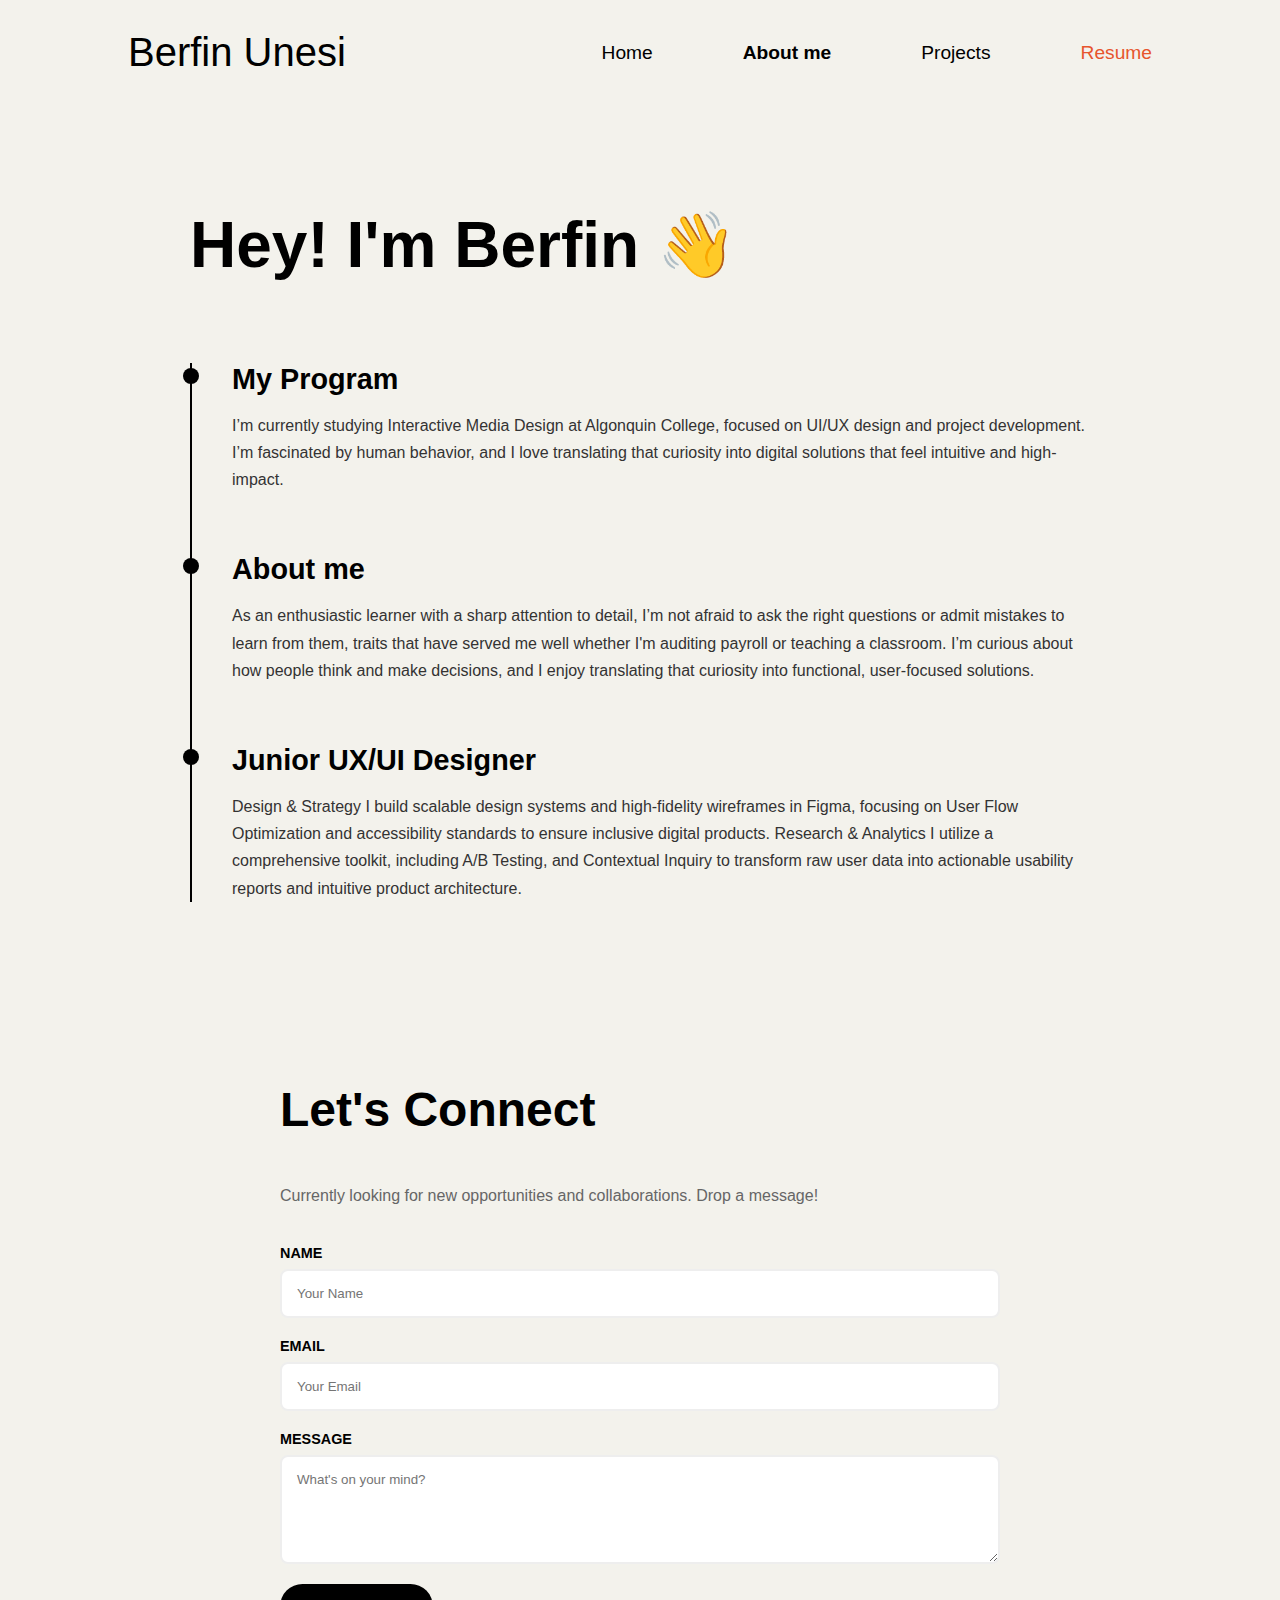
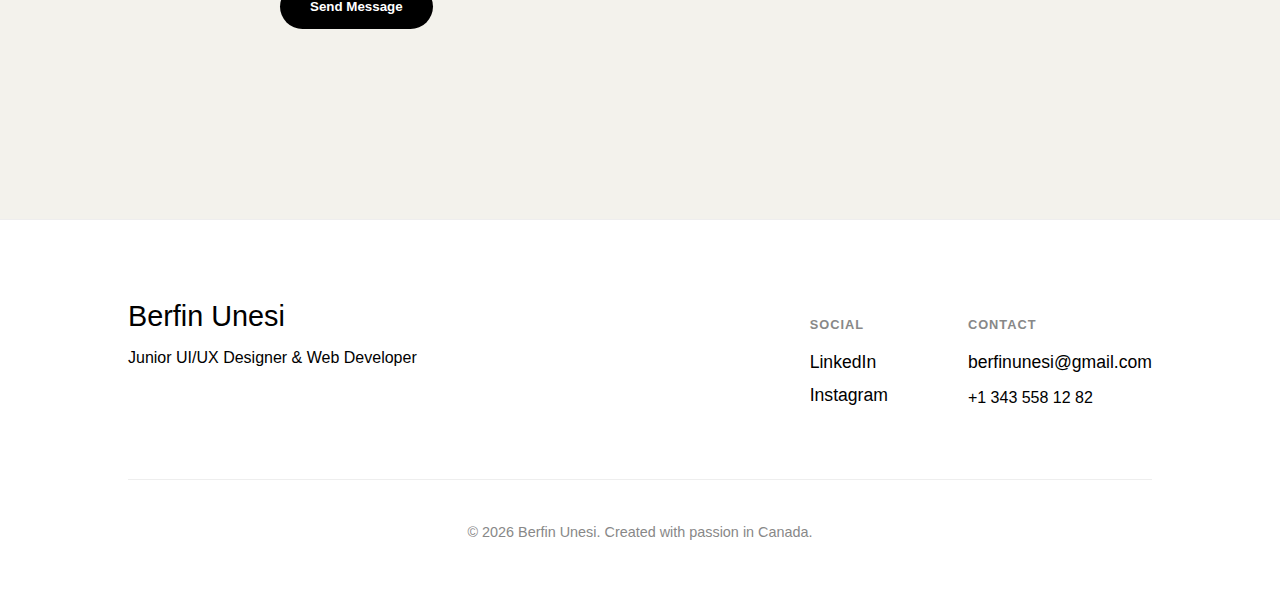
<file: about.html>
<!DOCTYPE html>
<html lang="en">
<head>
    <meta charset="UTF-8">
    <meta name="viewport" content="width=device-width, initial-scale=1.0">
    <title>About Me | Berfin Unesi</title>
    <link rel="icon" type="image/gif" href="images/star.gif">
    <link rel="stylesheet" href="css/style.css">
    <link rel="stylesheet" href="css/media_queries.css">
</head>
<body>
  <nav>
    <div class="logo">Berfin Unesi</div>
    
    <div class="menu-toggle" id="mobile-menu">
        <span class="bar"></span>
        <span class="bar"></span>
        <span class="bar"></span>
    </div>

    <ul class="nav-links">
        <li><a href="index.html" class="nav-item">Home</a></li>
        <li><a href="about.html" class="nav-item active">About me</a></li>
        <li><a href="projects.html" class="nav-item">Projects</a></li>
          <li><a href="https://drive.google.com/file/d/1Xgdrpbx1m5-_Or__RjsQR5AGcYYKKR8F/view?usp=drive_link" target="_blank" rel="noopener noreferrer" id="resume" class="nav-item">Resume</a></li>
    </ul>
</nav>
    
    <main class="about-container">
        <section class="about-intro">
            <h1>Hey! I'm Berfin 👋</h1>
         </section>

        <section class="timeline">
            <div class="timeline-item">
                <div class="timeline-marker"></div>
                <div class="timeline-content">
                    <h3>My Program</h3>
                    <p>I’m currently studying Interactive Media Design at Algonquin College, 
                        focused on UI/UX design and project development. I’m fascinated by human behavior, and I love translating that curiosity 
                        into digital solutions that feel intuitive and high-impact.</p>
                </div>
            </div>

            <div class="timeline-item">
                <!-- <div class="timeline-marker"></div>
                <div class="timeline-content">
                    <h3>International Trade</h3>
                    <p>I transitioned into international trade and language studies, which fueled my move to Canada and gave me a global perspective on how people communicate across cultures.</p>
                </div> -->
            </div>

            <div class="timeline-item highlight">
                <div class="timeline-marker"></div>
                <div class="timeline-content">
                    <h3>About me</h3>
                    <p>
                        As an enthusiastic learner with a sharp attention to detail, 
                        I’m not afraid to ask the right questions or admit mistakes to learn 
                        from them, traits that have served me well whether I'm auditing payroll 
                        or teaching a classroom. I’m curious about how people think and make decisions, 
                        and I enjoy translating that curiosity into functional, user-focused solutions.
                    </p>
                    </div>
            </div>

            <div class="timeline-item">
                <div class="timeline-marker"></div>
                <div class="timeline-content">
                    <h3>Junior UX/UI Designer</h3>
                    <p>Design & Strategy I build scalable design systems and high-fidelity wireframes 
                        in Figma, focusing on User Flow Optimization and accessibility 
                        standards to ensure inclusive digital products.
                        Research & Analytics I utilize a comprehensive toolkit, including A/B Testing, 
                        and Contextual Inquiry to transform raw user data into actionable usability 
                        reports and intuitive product architecture.</p>
                </div>
            </div>
        
        </section>
        
        <section class="contact-section" id="contact">
            <h2 class="section-title">Let's Connect</h2>
            <p class="contact-subtitle">Currently looking for new opportunities and collaborations. Drop a message!</p>
            
            <form action="https://formspree.io/f/mpqqqjok" method="POST" class="contact-form">
                <div class="form-group">
                    <label for="name">Name</label>
                    <input type="text" id="name" name="name" placeholder="Your Name" required>
                </div>
                
                <div class="form-group">
                    <label for="email">Email</label>
                    <input type="email" id="email" name="_replyto" placeholder="Your Email" required>
                </div>
                
                <div class="form-group">
                    <label for="message">Message</label>
                    <textarea id="message" name="message" rows="5" placeholder="What's on your mind?" required></textarea>
                </div>
                
                <button type="submit" class="submit-btn">Send Message</button>
            </form>
        </section>
    </main>
    

    <button onclick="scrollToTop()" id="backToTop" title="Go to top">↑</button>
    
    <footer class="main-footer">
    <div class="footer-content">
        <div class="footer-brand">
            <div class="logo">Berfin Unesi</div>
            <p>Junior UI/UX Designer & Web Developer</p>
        </div>
        
        <div class="footer-links">
            <div class="footer-group">
                <h4>Social</h4>
                <a href="https://www.linkedin.com/in/berfinunesi/" target="_blank" class="nav-item">LinkedIn</a>
                <a href="https://www.instagram.com/brfnsi" target="_blank" class="nav-item">Instagram</a>
            </div>
            
            <div class="footer-group">
                <h4>Contact</h4>
                <a href="mailto:berfinunesi@gmail.com" class="nav-item">berfinunesi@gmail.com</a>
                <p class="footer-tel">+1 343 558 12 82</p>
            </div>
        </div>
    </div>
    <div class="footer-bottom">
        <p>&copy; 2026 Berfin Unesi. Created with passion in Canada.</p>
    </div>
</footer> 

    
<script src="JS/script.js"></script>
</body>
</html>
</file>
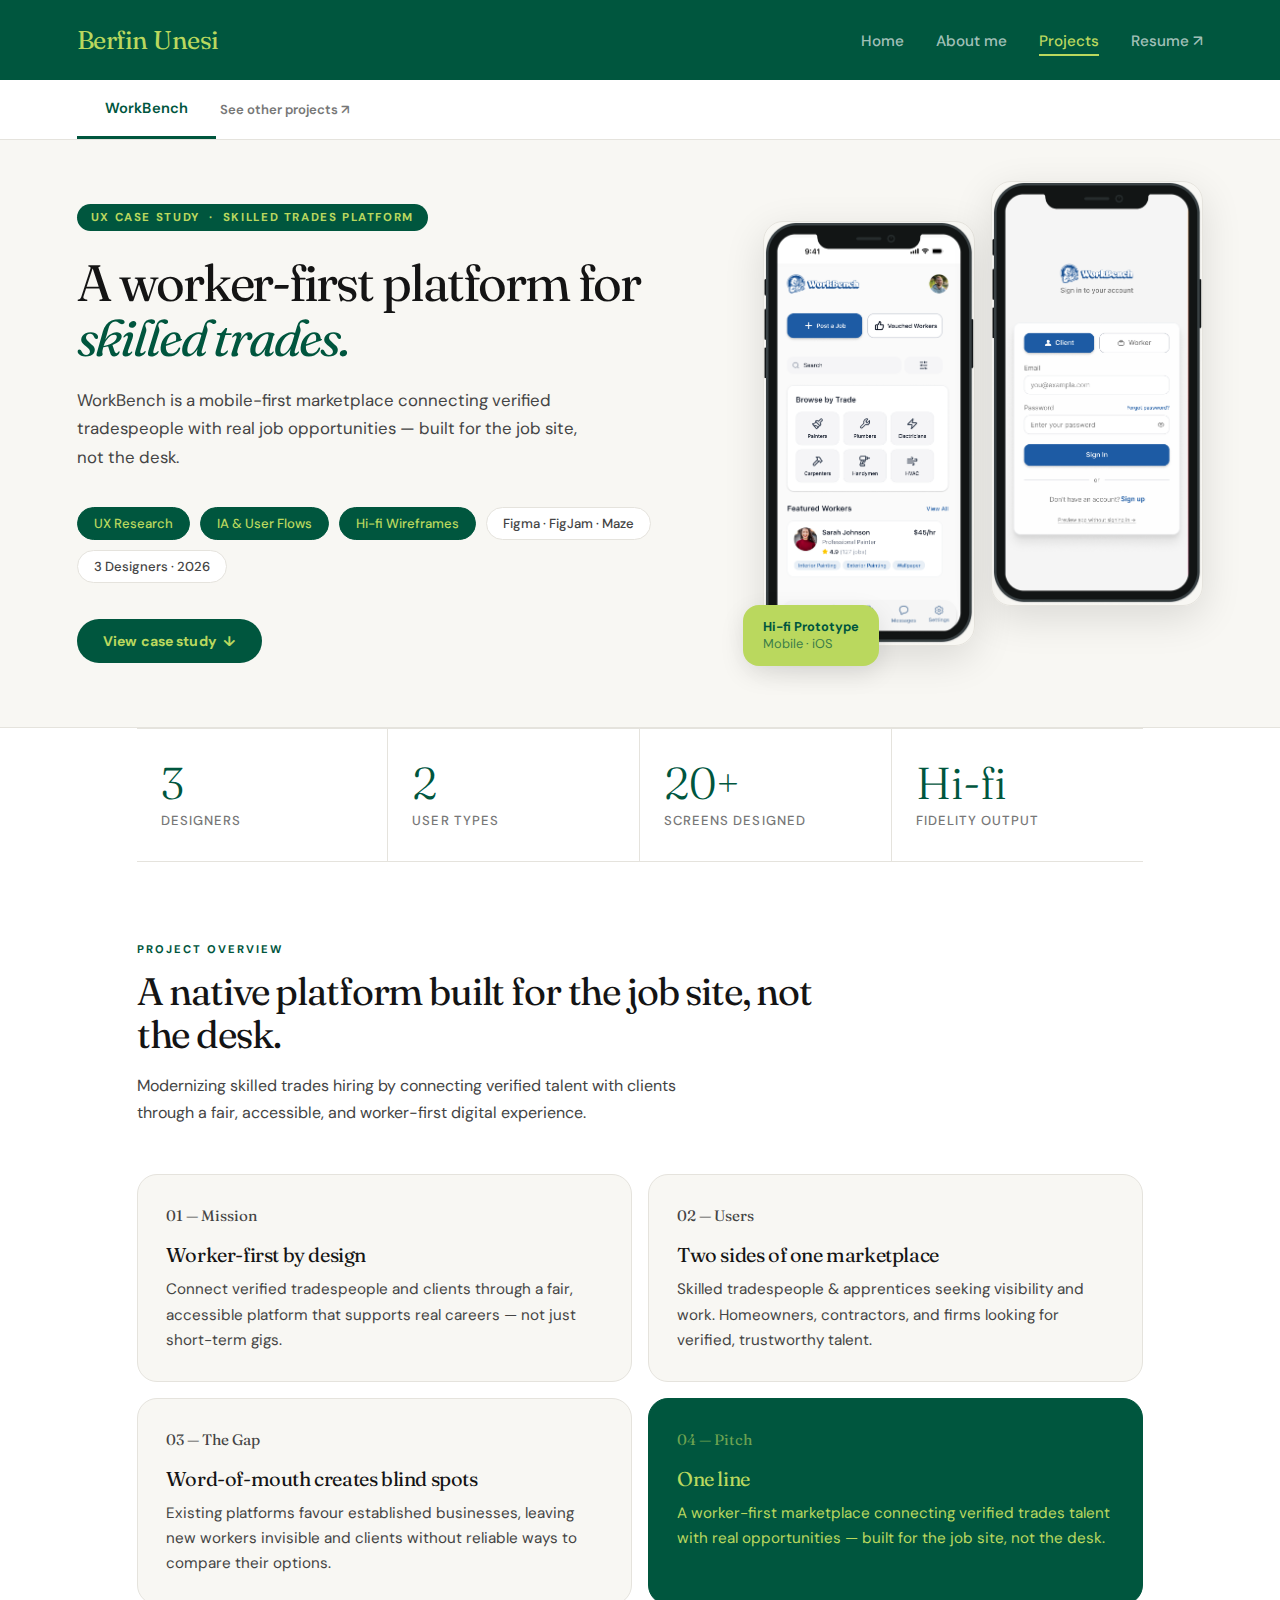
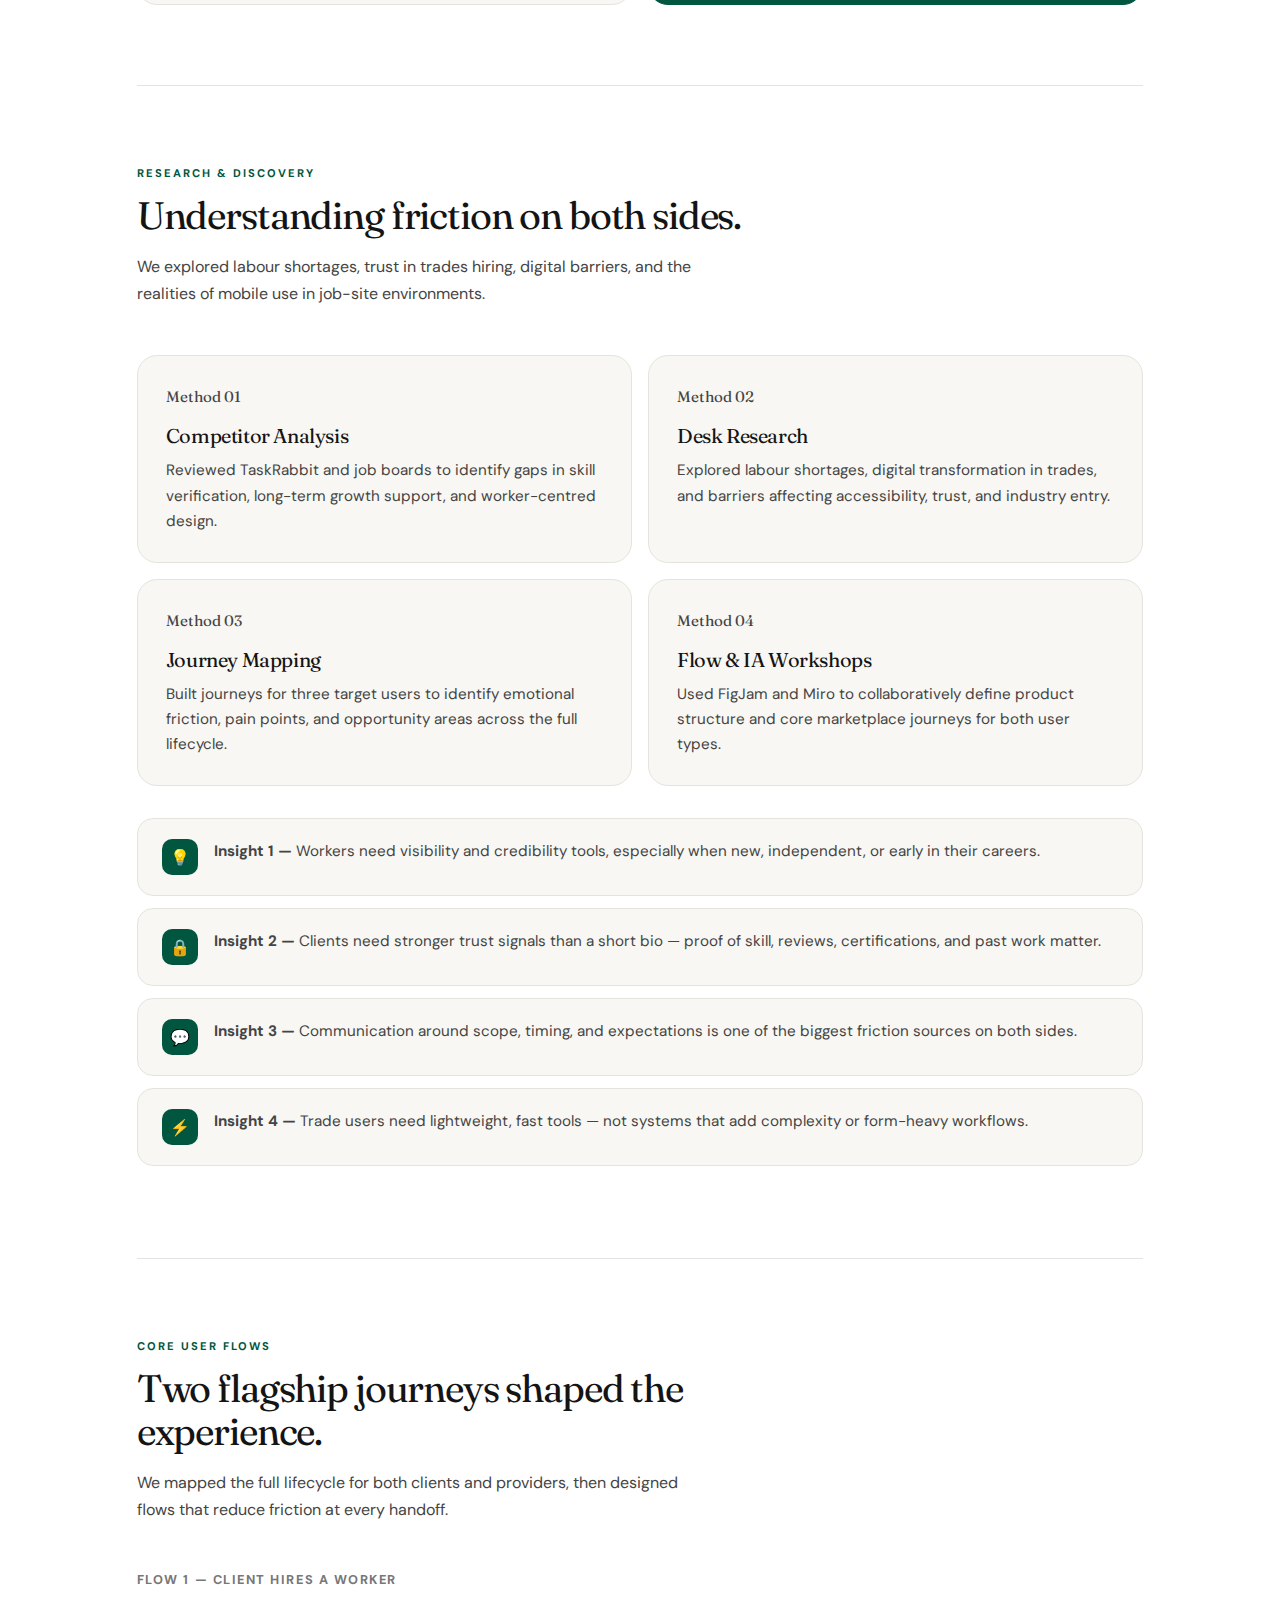
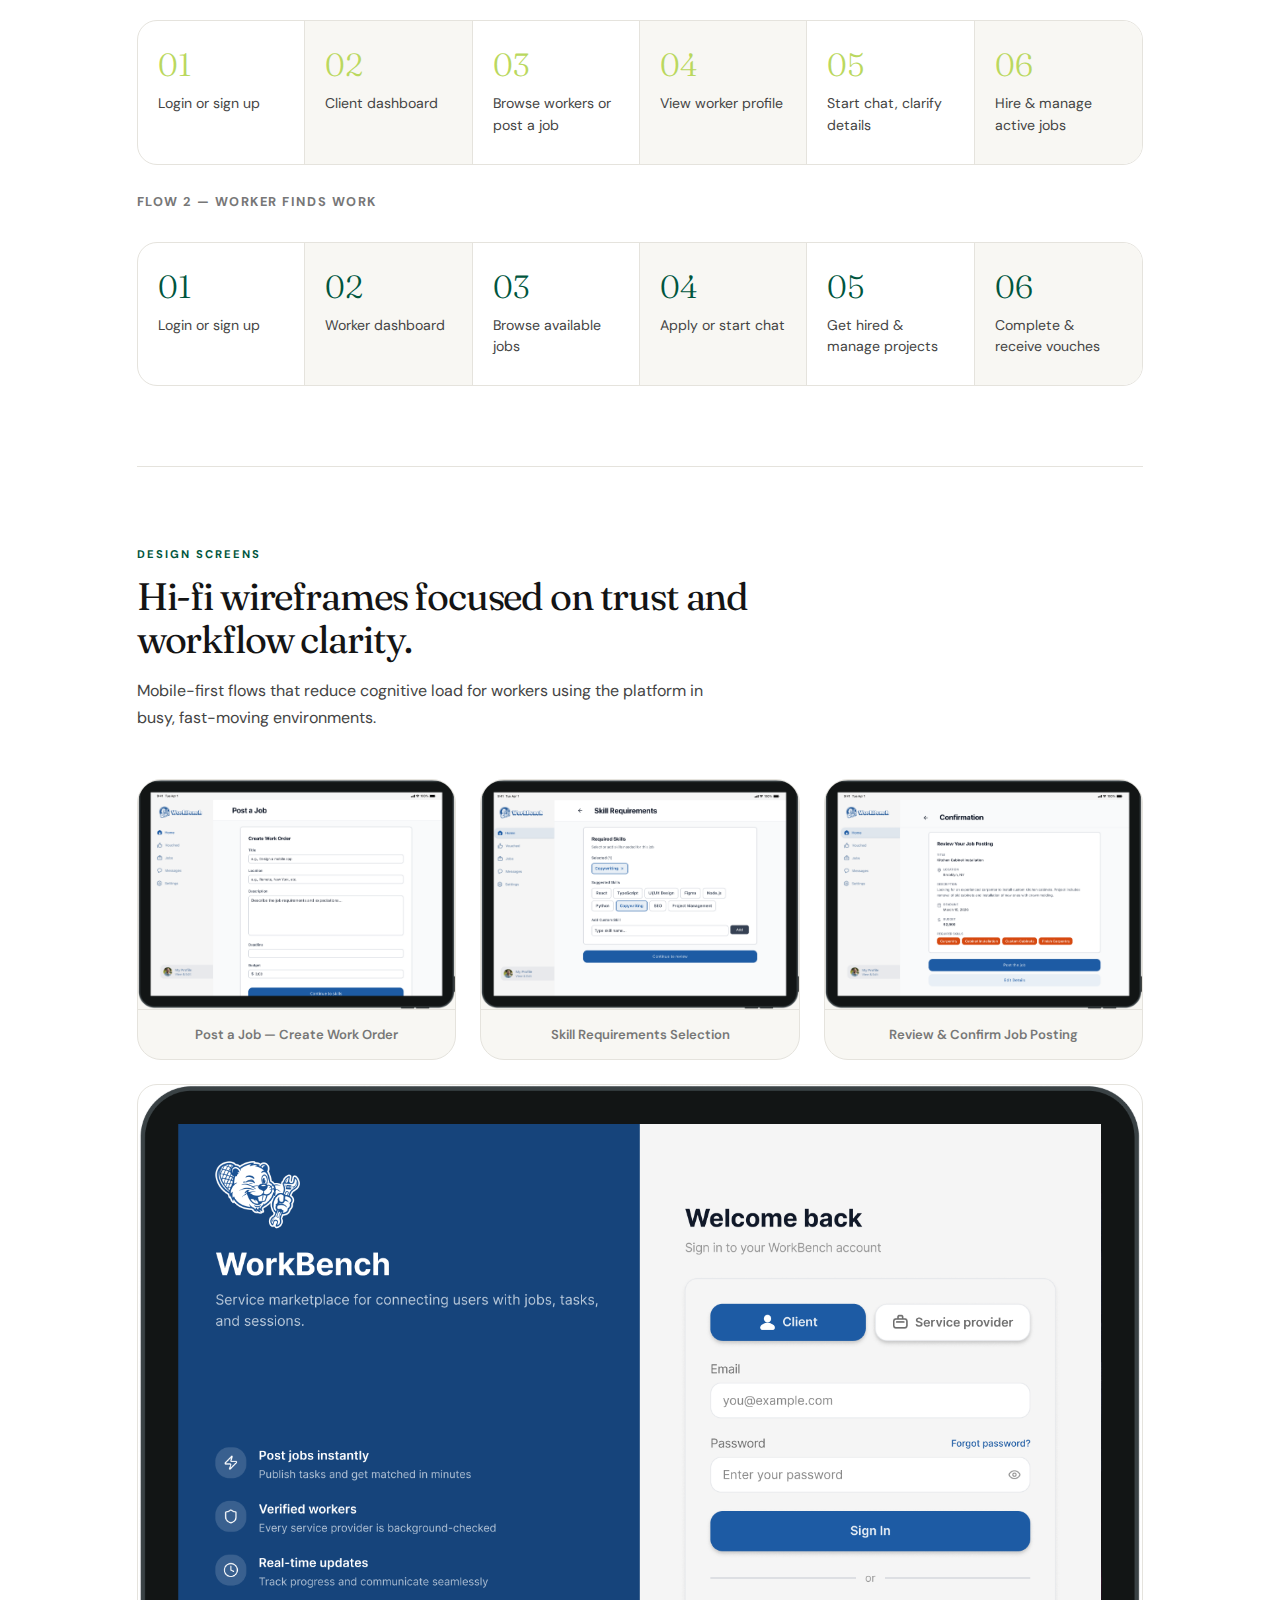
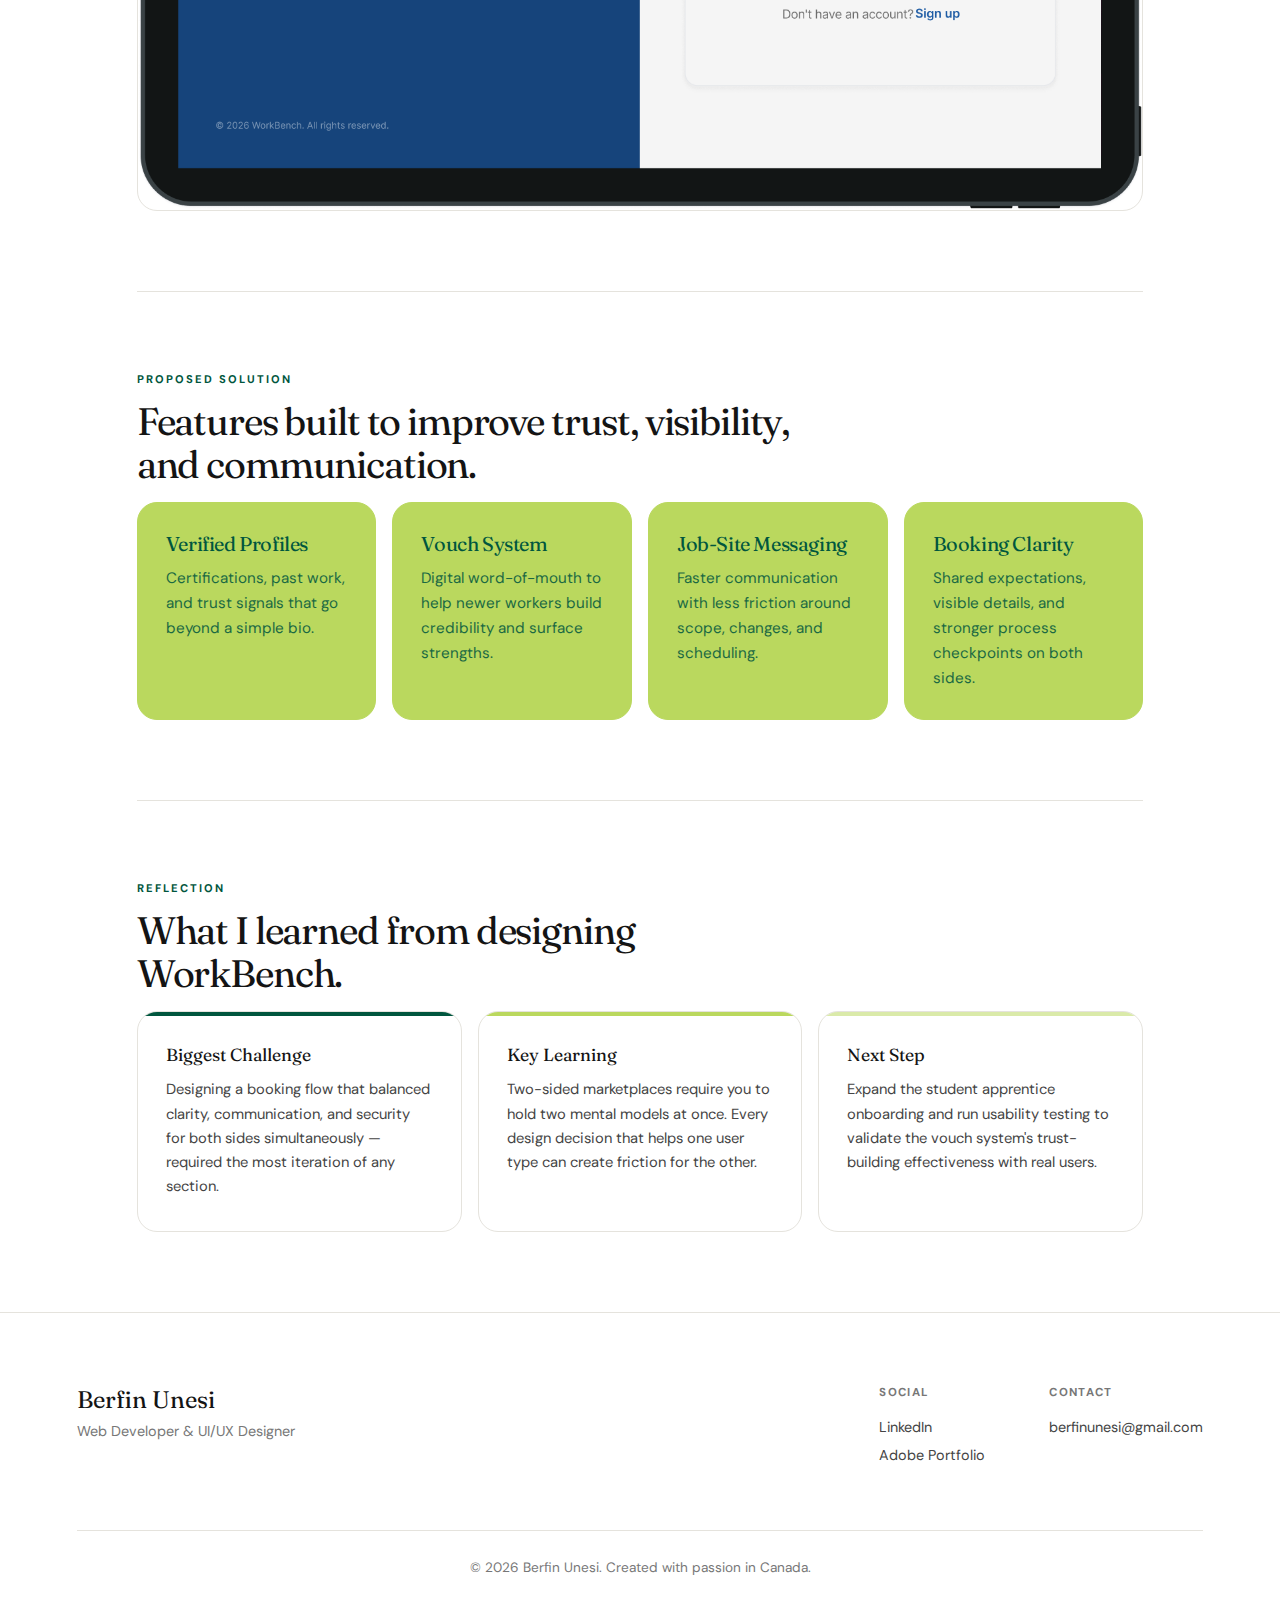
<file: Projects.html>
<!DOCTYPE html>
<html lang="en">
<head>
  <meta charset="UTF-8"/>
  <meta name="viewport" content="width=device-width, initial-scale=1.0"/>
  <title>UX Projects | Berfin Unesi</title>
  <link rel="icon" type="image/gif" href="images/star-dark.gif"/>
  <link rel="preconnect" href="https://fonts.googleapis.com">
  <link rel="preconnect" href="https://fonts.gstatic.com" crossorigin>
  <link href="https://fonts.googleapis.com/css2?family=Fraunces:ital,wght@0,300;0,400;0,500;0,600;1,300;1,400&family=DM+Sans:wght@300;400;500;600&display=swap" rel="stylesheet">
  <style>
    :root {
      --green: #00563e;
      --lime: #bad85e;
      --white: #ffffff;
      --off-white: #f8f7f3;
      --ink: #141414;
      --ink-mid: #444;
      --ink-soft: #777;
      --border: #e5e3dd;
      --max: 1160px;
    }
    *, *::before, *::after { box-sizing: border-box; margin: 0; padding: 0; }
    html { scroll-behavior: smooth; font-size: 16px; }
    body {
      font-family: 'DM Sans', sans-serif;
      background: var(--white);
      color: var(--ink);
      -webkit-font-smoothing: antialiased;
    }
    img { max-width: 100%; display: block; }
    ul { list-style: none; }
    a { color: inherit; text-decoration: none; }

    /* NAV */
    nav {
      display: flex;
      justify-content: space-between;
      align-items: center;
      padding: 24px 6%;
      background: var(--green);
    }
    .logo {
      font-family: 'Fraunces', serif;
      font-size: 1.6rem;
      color: var(--lime);
      font-weight: 400;
      letter-spacing: -0.02em;
    }
    .nav-links { display: flex; align-items: center; gap: 32px; }
    .nav-links li { list-style: none; }
    .nav-item {
      color: rgba(255,255,255,0.65);
      font-size: 0.95rem;
      font-weight: 500;
      transition: color 0.2s;
      position: relative;
    }
    .nav-item:hover, .nav-item.active { color: var(--lime); }
    .nav-item.active::after {
      content: '';
      position: absolute;
      left: 0; bottom: -5px;
      width: 100%; height: 2px;
      background: var(--lime);
    }
    .menu-toggle { display: none; cursor: pointer; flex-direction: column; gap: 5px; }
    .bar { display: block; width: 22px; height: 2px; background: var(--lime); }

    /* TABS */
    .tabs-strip {
      background: var(--white);
      border-bottom: 1px solid var(--border);
      padding: 0 6%;
      display: flex;
      gap: 0;
      position: sticky;
      top: 0;
      z-index: 90;
    }
    .tab-btn {
      background: none;
      border: none;
      border-bottom: 3px solid transparent;
      padding: 18px 28px;
      font-family: 'DM Sans', sans-serif;
      font-size: 0.92rem;
      font-weight: 600;
      color: var(--ink-soft);
      cursor: pointer;
      transition: all 0.2s;
      letter-spacing: 0.01em;
    }
    .tab-btn:hover { color: var(--ink); }
    .tab-btn.active {
      color: var(--green);
      border-bottom-color: var(--green);
    }
    .tabs-adobe-link {
      margin-left: 0;
      display: flex;
      align-items: center;
      gap: 6px;
      font-size: 0.82rem;
      font-weight: 600;
      color: var(--ink-soft);
      padding: 0 4px;
      transition: color 0.2s;
      white-space: nowrap;
    }
    .tabs-adobe-link:hover { color: var(--green); }

    /* PANELS */
    .project-panel { display: none; }
    .project-panel.active {
      display: block;
      animation: fadeUp 0.3s ease;
    }
    @keyframes fadeUp {
      from { opacity: 0; transform: translateY(8px); }
      to   { opacity: 1; transform: translateY(0); }
    }

    /* ========================
       PREVIEW CARD (top of each case study)
       ======================== */
    .preview-card {
      background: var(--off-white);
      border-bottom: 1px solid var(--border);
      padding: 64px 6%;
    }
    .preview-inner {
      max-width: var(--max);
      margin: 0 auto;
      display: grid;
      grid-template-columns: 1fr 440px;
      gap: 72px;
      align-items: center;
    }
    .preview-tag {
      display: inline-flex;
      align-items: center;
      gap: 8px;
      background: var(--green);
      color: var(--lime);
      font-size: 0.72rem;
      font-weight: 700;
      text-transform: uppercase;
      letter-spacing: 0.14em;
      padding: 6px 14px;
      border-radius: 999px;
      margin-bottom: 24px;
    }
    .preview-title {
      font-family: 'Fraunces', serif;
      font-weight: 400;
      font-size: clamp(2.4rem, 4vw, 4rem);
      line-height: 1.08;
      letter-spacing: -0.04em;
      color: var(--ink);
      margin-bottom: 20px;
    }
    .preview-title em {
      font-style: italic;
      color: var(--green);
    }
    .preview-desc {
      font-size: 1.05rem;
      line-height: 1.7;
      color: var(--ink-mid);
      margin-bottom: 36px;
      max-width: 500px;
    }
    .preview-chips {
      display: flex;
      flex-wrap: wrap;
      gap: 10px;
      margin-bottom: 36px;
    }
    .chip {
      background: var(--white);
      border: 1px solid var(--border);
      color: var(--ink-mid);
      padding: 7px 16px;
      border-radius: 999px;
      font-size: 0.82rem;
      font-weight: 500;
    }
    .chip.green {
      background: var(--green);
      border-color: var(--green);
      color: var(--lime);
    }
    .scroll-down {
      display: inline-flex;
      align-items: center;
      gap: 10px;
      background: var(--green);
      color: var(--lime);
      font-weight: 700;
      font-size: 0.88rem;
      padding: 13px 26px;
      border-radius: 999px;
      transition: transform 0.2s, box-shadow 0.2s;
      letter-spacing: 0.01em;
    }
    .scroll-down:hover {
      transform: translateY(-2px);
      box-shadow: 0 8px 20px rgba(0,86,62,0.2);
    }
    .preview-visual {
      position: relative;
    }
    .screens-mosaic {
      display: grid;
      grid-template-columns: 1fr 1fr;
      gap: 16px;
      align-items: start;
    }
    .screens-mosaic .screen {
      border-radius: 20px;
      overflow: hidden;
      box-shadow: 0 12px 40px rgba(0,0,0,0.12);
      border: 1px solid var(--border);
    }
    .screens-mosaic .screen img { width: 100%; }
    .screens-mosaic .screen.tall { margin-top: -40px; }
    .badge-float {
      position: absolute;
      bottom: -20px;
      left: -20px;
      background: var(--lime);
      color: var(--green);
      border-radius: 16px;
      padding: 14px 20px;
      font-size: 0.8rem;
      font-weight: 700;
      line-height: 1.3;
      box-shadow: 0 8px 24px rgba(0,0,0,0.1);
      z-index: 2;
    }

    /* ========================
       CASE STUDY BODY
       ======================== */
    .cs-wrap {
      max-width: var(--max);
      margin: 0 auto;
      padding: 0 6%;
    }

    /* STAT BAR */
    .stat-bar {
      display: grid;
      grid-template-columns: repeat(4, 1fr);
      border-top: 1px solid var(--border);
      border-bottom: 1px solid var(--border);
    }
    .stat-item {
      padding: 32px 24px;
      border-right: 1px solid var(--border);
    }
    .stat-item:last-child { border-right: none; }
    .stat-num {
      font-family: 'Fraunces', serif;
      font-size: 2.8rem;
      font-weight: 300;
      color: var(--green);
      line-height: 1;
      margin-bottom: 6px;
    }
    .stat-label {
      font-size: 0.82rem;
      color: var(--ink-soft);
      font-weight: 500;
      text-transform: uppercase;
      letter-spacing: 0.08em;
    }

    /* SECTION */
    .cs-section {
      padding: 80px 0;
      border-bottom: 1px solid var(--border);
    }
    .cs-section:last-of-type { border-bottom: none; }
    .eyebrow {
      font-size: 0.7rem;
      font-weight: 700;
      text-transform: uppercase;
      letter-spacing: 0.18em;
      color: var(--green);
      margin-bottom: 14px;
    }
    .sec-title {
      font-family: 'Fraunces', serif;
      font-weight: 400;
      font-size: clamp(1.8rem, 3vw, 2.8rem);
      letter-spacing: -0.03em;
      line-height: 1.12;
      color: var(--ink);
      margin-bottom: 16px;
      max-width: 700px;
    }
    .sec-sub {
      font-size: 1rem;
      line-height: 1.7;
      color: var(--ink-mid);
      max-width: 580px;
      margin-bottom: 48px;
    }

    /* GRID LAYOUTS */
    .g2 { display: grid; grid-template-columns: repeat(2, 1fr); gap: 16px; }
    .g3 { display: grid; grid-template-columns: repeat(3, 1fr); gap: 16px; }
    .g4 { display: grid; grid-template-columns: repeat(4, 1fr); gap: 16px; }

    /* CARDS */
    .card {
      background: var(--off-white);
      border: 1px solid var(--border);
      border-radius: 20px;
      padding: 28px;
    }
    .card h3 {
      font-family: 'Fraunces', serif;
      font-weight: 400;
      font-size: 1.25rem;
      color: var(--ink);
      margin-bottom: 10px;
      letter-spacing: -0.02em;
    }
    .card p, .card li {
      font-size: 0.95rem;
      color: var(--ink-mid);
      line-height: 1.65;
    }
    .card.accent {
      background: var(--green);
      border-color: var(--green);
    }
    .card.accent h3, .card.accent p { color: var(--lime); }
    .card.lime {
      background: var(--lime);
      border-color: var(--lime);
    }
    .card.lime h3 { color: var(--green); }
    .card.lime p { color: var(--green); opacity: 0.85; }
    .card-num {
      font-family: 'Fraunces', serif;
      font-size: 0.85rem;
      font-weight: 400;
      color: var(--ink-soft);
      margin-bottom: 14px;
    }

    /* SCREENS SHOWCASE */
    .screens-row {
      display: grid;
      grid-template-columns: repeat(3, 1fr);
      gap: 24px;
      margin-top: 48px;
    }
    .screen-frame {
      background: var(--off-white);
      border: 1px solid var(--border);
      border-radius: 24px;
      overflow: hidden;
    }
    .screen-frame img { width: 100%; }
    .screen-label {
      padding: 16px 20px;
      font-size: 0.82rem;
      font-weight: 600;
      color: var(--ink-soft);
      text-align: center;
      border-top: 1px solid var(--border);
    }

    /* FLOW STEPS */
    .flow-strip {
      display: grid;
      grid-template-columns: repeat(6, 1fr);
      gap: 0;
      border: 1px solid var(--border);
      border-radius: 20px;
      overflow: hidden;
      margin-top: 32px;
    }
    .flow-step {
      padding: 28px 20px;
      border-right: 1px solid var(--border);
      position: relative;
    }
    .flow-step:last-child { border-right: none; }
    .flow-step:nth-child(even) { background: var(--off-white); }
    .step-num {
      font-family: 'Fraunces', serif;
      font-size: 2rem;
      font-weight: 300;
      color: var(--lime);
      line-height: 1;
      margin-bottom: 12px;
    }
    .step-num.dark { color: var(--green); }
    .flow-step p {
      font-size: 0.88rem;
      color: var(--ink-mid);
      line-height: 1.5;
    }

    /* WIDE IMAGE */
    .wide-img {
      border-radius: 20px;
      overflow: hidden;
      border: 1px solid var(--border);
      margin-top: 40px;
    }
    .wide-img img { width: 100%; }

    /* TWO-COL SPLIT */
    .split-layout {
      display: grid;
      grid-template-columns: 0.9fr 1.1fr;
      gap: 64px;
      align-items: start;
    }
    .split-sticky {
      position: sticky;
      top: 80px;
    }

    /* INSIGHT ROW */
    .insight-pill {
      display: flex;
      gap: 16px;
      align-items: flex-start;
      padding: 20px 24px;
      background: var(--off-white);
      border: 1px solid var(--border);
      border-radius: 16px;
      margin-bottom: 12px;
    }
    .insight-icon {
      width: 36px;
      height: 36px;
      background: var(--green);
      border-radius: 10px;
      flex-shrink: 0;
      display: flex;
      align-items: center;
      justify-content: center;
      font-size: 1rem;
    }
    .insight-pill p {
      font-size: 0.95rem;
      color: var(--ink-mid);
      line-height: 1.6;
    }

    /* REFLECTION */
    .reflection-row {
      display: grid;
      grid-template-columns: repeat(3, 1fr);
      gap: 16px;
    }
    .reflection-card {
      border: 1px solid var(--border);
      border-radius: 20px;
      padding: 32px 28px;
      position: relative;
      overflow: hidden;
    }
    .reflection-card::before {
      content: '';
      position: absolute;
      top: 0; left: 0; right: 0;
      height: 4px;
    }
    .reflection-card.r1::before { background: var(--green); }
    .reflection-card.r2::before { background: var(--lime); }
    .reflection-card.r3::before { background: #bad85e88; }
    .reflection-card h3 {
      font-family: 'Fraunces', serif;
      font-weight: 400;
      font-size: 1.1rem;
      color: var(--ink);
      margin-bottom: 12px;
    }
    .reflection-card p {
      font-size: 0.92rem;
      color: var(--ink-mid);
      line-height: 1.65;
    }

    /* FOOTER */
    .main-footer {
      padding: 72px 6% 36px;
      border-top: 1px solid var(--border);
      margin-top: 0;
    }
    .footer-content {
      max-width: var(--max);
      margin: 0 auto;
      display: flex;
      justify-content: space-between;
      align-items: flex-start;
      flex-wrap: wrap;
      gap: 40px;
      margin-bottom: 56px;
    }
    .footer-brand p { color: var(--ink-soft); font-size: 0.9rem; margin-top: 8px; }
    .footer-links { display: flex; gap: 64px; flex-wrap: wrap; }
    .footer-group h4 {
      font-size: 0.72rem;
      font-weight: 700;
      text-transform: uppercase;
      letter-spacing: 0.12em;
      color: var(--ink-soft);
      margin-bottom: 18px;
    }
    .footer-group a, .footer-group p {
      display: block;
      margin-bottom: 10px;
      color: var(--ink-mid);
      font-size: 0.9rem;
      transition: color 0.2s;
    }
    .footer-group a:hover { color: var(--green); }
    .footer-logo {
      font-family: 'Fraunces', serif;
      font-size: 1.5rem;
      font-weight: 400;
      color: var(--ink);
      margin-bottom: 6px;
    }
    .footer-bottom {
      border-top: 1px solid var(--border);
      padding-top: 28px;
      text-align: center;
      font-size: 0.85rem;
      color: var(--ink-soft);
      max-width: var(--max);
      margin: 0 auto;
    }

    /* BACK TO TOP */
    #backToTop {
      display: none;
      position: fixed;
      bottom: 28px; right: 28px;
      z-index: 99;
      width: 48px; height: 48px;
      background: var(--green);
      color: var(--lime);
      border: none;
      border-radius: 50%;
      font-size: 1.2rem;
      cursor: pointer;
      box-shadow: 0 4px 16px rgba(0,0,0,0.15);
      transition: transform 0.2s;
    }
    #backToTop:hover { transform: scale(1.1); }

    /* RESPONSIVE */
    @media (max-width: 960px) {
      .preview-inner { grid-template-columns: 1fr; }
      .screens-mosaic { display: flex; gap: 12px; }
      .screens-mosaic .screen { flex: 1; }
      .screens-mosaic .screen.tall { margin-top: 0; }
      .badge-float { display: none; }
      .stat-bar { grid-template-columns: repeat(2, 1fr); }
      .stat-item:nth-child(2) { border-right: none; }
      .g4, .g3 { grid-template-columns: repeat(2, 1fr); }
      .flow-strip { grid-template-columns: repeat(3, 1fr); }
      .flow-step:nth-child(3) { border-right: none; }
      .reflection-row { grid-template-columns: 1fr; }
      .split-layout { grid-template-columns: 1fr; }
      .split-sticky { position: static; }
      .screens-row { grid-template-columns: repeat(2, 1fr); }
    }
    @media (max-width: 640px) {
      nav { padding: 20px 5%; }
      .nav-links { display: none; }
      .menu-toggle { display: flex; }
      .nav-links.active {
        display: flex;
        flex-direction: column;
        position: absolute;
        top: 68px; left: 0; right: 0;
        background: var(--green);
        padding: 24px 5%;
        gap: 20px;
        z-index: 200;
      }
      .tabs-strip { overflow-x: auto; gap: 0; }
      .tab-btn { padding: 16px 18px; font-size: 0.88rem; }
      .g2, .g4, .g3 { grid-template-columns: 1fr; }
      .flow-strip { grid-template-columns: 1fr 1fr; }
      .stat-bar { grid-template-columns: 1fr 1fr; }
      .screens-row { grid-template-columns: 1fr; }
      .preview-card { padding: 48px 5%; }
      .cs-section { padding: 56px 0; }
      .cs-wrap { padding: 0 5%; }
    }

    /* Project 2 hero colours */
    #craft-panel .preview-card {
      background: #f0f5f3;
    }
    #craft-panel .preview-tag {
      background: #00563e;
    }
    #craft-panel .preview-title em {
      color: #006b4e;
    }

    /* Project 3 · Le Poison Bleu colours */
    #poison-panel .preview-card {
      background: #f0f3f7;
    }
    #poison-panel .preview-tag {
      background: #1b3d6f;
      color: #c8d8f0;
    }
    #poison-panel .preview-title em {
      color: #1b3d6f;
    }
    #poison-panel .scroll-down {
      background: #1b3d6f;
      color: #c8d8f0;
    }
    #poison-panel .scroll-down:hover {
      box-shadow: 0 8px 20px rgba(27,61,111,0.25);
    }
    #poison-panel .chip.blue {
      background: #1b3d6f;
      border-color: #1b3d6f;
      color: #c8d8f0;
    }
    #poison-panel .eyebrow { color: #1b3d6f; }
    #poison-panel .stat-num { color: #1b3d6f; }
    #poison-panel .step-num { color: #7fa8d8; }
    #poison-panel .step-num.dark { color: #1b3d6f; }
    #poison-panel .card.accent {
      background: #1b3d6f;
      border-color: #1b3d6f;
    }
    #poison-panel .card.accent h3,
    #poison-panel .card.accent p { color: #c8d8f0; }
    #poison-panel .card.lime {
      background: #c8d8f0;
      border-color: #c8d8f0;
    }
    #poison-panel .card.lime h3 { color: #1b3d6f; }
    #poison-panel .card.lime p { color: #1b3d6f; opacity: 0.85; }
    #poison-panel .insight-icon { background: #1b3d6f; }
    #poison-panel .reflection-card.r1::before { background: #1b3d6f; }
    #poison-panel .reflection-card.r2::before { background: #7fa8d8; }
    #poison-panel .reflection-card.r3::before { background: #c8d8f088; }
    #poison-panel .badge-float {
      background: #c8d8f0;
      color: #1b3d6f;
    }
    #poison-panel .tab-btn.active { color: #1b3d6f; border-bottom-color: #1b3d6f; }
  </style>
</head>
<body>

<nav>
  <div class="logo">Berfin Unesi</div>
  <div class="menu-toggle" id="mobile-menu">
    <span class="bar"></span><span class="bar"></span><span class="bar"></span>
  </div>
  <ul class="nav-links">
    <li><a href="index.html" class="nav-item">Home</a></li>
    <li><a href="about.html" class="nav-item">About me</a></li>
    <li><a href="projects.html" class="nav-item active">Projects</a></li>
    <li><a href="https://drive.google.com/file/d/14ZNoOheXbDi9Dl55mkb7FeP_myV_lvgi/view?usp=drive_link" target="_blank" rel="noopener noreferrer" class="nav-item">Resume ↗</a></li>
  </ul>
</nav>

<!-- TAB BAR -->
<div class="tabs-strip" role="tablist">
  <button class="tab-btn active" data-tab="workbench-panel" role="tab" aria-selected="true">WorkBench</button>
  <!-- <button class="tab-btn" data-tab="poison-panel" role="tab" aria-selected="false">Le Poison Bleu</button> -->
  <a href="https://unesiberfin.myportfolio.com/" target="_blank" class="tabs-adobe-link">See other projects ↗</a>
</div>

<!-- ══════════════════════════════════
     PROJECT 1 · WORKBENCH
══════════════════════════════════ -->
<section id="workbench-panel" class="project-panel active">

  <!-- PREVIEW CARD -->
  <div class="preview-card">
    <div class="preview-inner">
      <div class="preview-copy">
        <span class="preview-tag">UX Case Study &nbsp;·&nbsp; Skilled Trades Platform</span>
        <h1 class="preview-title">A worker-first platform for <em>skilled trades.</em></h1>
        <p class="preview-desc">WorkBench is a mobile-first marketplace connecting verified tradespeople with real job opportunities — built for the job site, not the desk.</p>
        <div class="preview-chips">
          <span class="chip green">UX Research</span>
          <span class="chip green">IA & User Flows</span>
          <span class="chip green">Hi-fi Wireframes</span>
          <span class="chip">Figma · FigJam · Maze</span>
          <span class="chip">3 Designers · 2026</span>
        </div>
        <a href="#wb-overview" class="scroll-down">View case study &nbsp;↓</a>
      </div>
      <div class="preview-visual">
        <div class="screens-mosaic">
          <div class="screen">
            <img src="images/workbench-dasshboard-mobile.png" alt="WorkBench Post a Job screen">
          </div>
          <div class="screen tall">
            <img src="images/workbench-sign-in-mobile.png" alt="WorkBench Confirmation screen">
          </div>
        </div>
        <div class="badge-float">Hi-fi Prototype<br><span style="opacity:0.7;font-weight:400">Mobile · iOS</span></div>
      </div>
    </div>
  </div>

  <!-- CASE STUDY BODY -->
  <div class="cs-wrap">

    <!-- STAT BAR -->
    <div class="stat-bar" id="wb-overview">
      <div class="stat-item">
        <div class="stat-num">3</div>
        <div class="stat-label">Designers</div>
      </div>
      <div class="stat-item">
        <div class="stat-num">2</div>
        <div class="stat-label">User Types</div>
      </div>
      <div class="stat-item">
        <div class="stat-num">20+</div>
        <div class="stat-label">Screens Designed</div>
      </div>
      <div class="stat-item">
        <div class="stat-num">Hi-fi</div>
        <div class="stat-label">Fidelity Output</div>
      </div>
    </div>

    <!-- OVERVIEW -->
    <section class="cs-section">
      <p class="eyebrow">Project Overview</p>
      <h2 class="sec-title">A native platform built for the job site, not the desk.</h2>
      <p class="sec-sub">Modernizing skilled trades hiring by connecting verified talent with clients through a fair, accessible, and worker-first digital experience.</p>
      <div class="g2">
        <div class="card">
          <p class="card-num">01 — Mission</p>
          <h3>Worker-first by design</h3>
          <p>Connect verified tradespeople and clients through a fair, accessible platform that supports real careers — not just short-term gigs.</p>
        </div>
        <div class="card">
          <p class="card-num">02 — Users</p>
          <h3>Two sides of one marketplace</h3>
          <p>Skilled tradespeople & apprentices seeking visibility and work. Homeowners, contractors, and firms looking for verified, trustworthy talent.</p>
        </div>
        <div class="card">
          <p class="card-num">03 — The Gap</p>
          <h3>Word-of-mouth creates blind spots</h3>
          <p>Existing platforms favour established businesses, leaving new workers invisible and clients without reliable ways to compare their options.</p>
        </div>
        <div class="card accent">
          <p class="card-num" style="color:rgba(186,216,94,0.6)">04 — Pitch</p>
          <h3>One line</h3>
          <p>A worker-first marketplace connecting verified trades talent with real opportunities — built for the job site, not the desk.</p>
        </div>
      </div>
    </section>

    <!-- RESEARCH -->
    <section class="cs-section">
      <p class="eyebrow">Research & Discovery</p>
      <h2 class="sec-title">Understanding friction on both sides.</h2>
      <p class="sec-sub">We explored labour shortages, trust in trades hiring, digital barriers, and the realities of mobile use in job-site environments.</p>
      <div class="g2" style="margin-bottom: 16px;">
        <div class="card">
          <p class="card-num">Method 01</p>
          <h3>Competitor Analysis</h3>
          <p>Reviewed TaskRabbit and job boards to identify gaps in skill verification, long-term growth support, and worker-centred design.</p>
        </div>
        <div class="card">
          <p class="card-num">Method 02</p>
          <h3>Desk Research</h3>
          <p>Explored labour shortages, digital transformation in trades, and barriers affecting accessibility, trust, and industry entry.</p>
        </div>
        <div class="card">
          <p class="card-num">Method 03</p>
          <h3>Journey Mapping</h3>
          <p>Built journeys for three target users to identify emotional friction, pain points, and opportunity areas across the full lifecycle.</p>
        </div>
        <div class="card">
          <p class="card-num">Method 04</p>
          <h3>Flow & IA Workshops</h3>
          <p>Used FigJam and Miro to collaboratively define product structure and core marketplace journeys for both user types.</p>
        </div>
      </div>
      <!-- KEY INSIGHTS -->
      <div style="margin-top: 32px;">
        <div class="insight-pill">
          <div class="insight-icon">💡</div>
          <p><strong>Insight 1 —</strong> Workers need visibility and credibility tools, especially when new, independent, or early in their careers.</p>
        </div>
        <div class="insight-pill">
          <div class="insight-icon">🔒</div>
          <p><strong>Insight 2 —</strong> Clients need stronger trust signals than a short bio — proof of skill, reviews, certifications, and past work matter.</p>
        </div>
        <div class="insight-pill">
          <div class="insight-icon">💬</div>
          <p><strong>Insight 3 —</strong> Communication around scope, timing, and expectations is one of the biggest friction sources on both sides.</p>
        </div>
        <div class="insight-pill">
          <div class="insight-icon">⚡</div>
          <p><strong>Insight 4 —</strong> Trade users need lightweight, fast tools — not systems that add complexity or form-heavy workflows.</p>
        </div>
      </div>
    </section>

    <!-- USER FLOWS -->
    <section class="cs-section">
      <p class="eyebrow">Core User Flows</p>
      <h2 class="sec-title">Two flagship journeys shaped the experience.</h2>
      <p class="sec-sub">We mapped the full lifecycle for both clients and providers, then designed flows that reduce friction at every handoff.</p>

      <p style="font-size:0.8rem;font-weight:700;text-transform:uppercase;letter-spacing:0.12em;color:var(--ink-soft);margin-bottom:12px;">Flow 1 — Client hires a worker</p>
      <div class="flow-strip">
        <div class="flow-step"><div class="step-num">01</div><p>Login or sign up</p></div>
        <div class="flow-step"><div class="step-num">02</div><p>Client dashboard</p></div>
        <div class="flow-step"><div class="step-num">03</div><p>Browse workers or post a job</p></div>
        <div class="flow-step"><div class="step-num">04</div><p>View worker profile</p></div>
        <div class="flow-step"><div class="step-num">05</div><p>Start chat, clarify details</p></div>
        <div class="flow-step"><div class="step-num">06</div><p>Hire & manage active jobs</p></div>
      </div>

      <p style="font-size:0.8rem;font-weight:700;text-transform:uppercase;letter-spacing:0.12em;color:var(--ink-soft);margin-bottom:12px;margin-top:28px;">Flow 2 — Worker finds work</p>
      <div class="flow-strip">
        <div class="flow-step"><div class="step-num dark" style="color:var(--green)">01</div><p>Login or sign up</p></div>
        <div class="flow-step"><div class="step-num dark" style="color:var(--green)">02</div><p>Worker dashboard</p></div>
        <div class="flow-step"><div class="step-num dark" style="color:var(--green)">03</div><p>Browse available jobs</p></div>
        <div class="flow-step"><div class="step-num dark" style="color:var(--green)">04</div><p>Apply or start chat</p></div>
        <div class="flow-step"><div class="step-num dark" style="color:var(--green)">05</div><p>Get hired & manage projects</p></div>
        <div class="flow-step"><div class="step-num dark" style="color:var(--green)">06</div><p>Complete & receive vouches</p></div>
      </div>
    </section>

    <!-- SCREENS -->
    <section class="cs-section">
      <p class="eyebrow">Design Screens</p>
      <h2 class="sec-title">Hi-fi wireframes focused on trust and workflow clarity.</h2>
      <p class="sec-sub">Mobile-first flows that reduce cognitive load for workers using the platform in busy, fast-moving environments.</p>
      <div class="screens-row">
        <div class="screen-frame">
          <img src="images/workbench-job-post-1-mobile.png" alt="Post a Job screen">
          <div class="screen-label">Post a Job — Create Work Order</div>
        </div>
        <div class="screen-frame">
          <img src="images/workbench-job-post-2-mobile.png" alt="Skill Requirements screen">
          <div class="screen-label">Skill Requirements Selection</div>
        </div>
        <div class="screen-frame">
          <img src="images/workbench-job-post-3-tablet.png" alt="Confirmation screen">
          <div class="screen-label">Review & Confirm Job Posting</div>
        </div>
      </div>
      <!-- Login wide -->
      <div class="wide-img" style="margin-top:24px;">
        <img src="images/workbench-sign-in-tablet.png" alt="WorkBench login screen on tablet">
      </div>
    </section>

    <!-- SOLUTION -->
    <section class="cs-section">
      <p class="eyebrow">Proposed Solution</p>
      <h2 class="sec-title">Features built to improve trust, visibility, and communication.</h2>
      <div class="g4">
        <div class="card lime">
          <h3>Verified Profiles</h3>
          <p>Certifications, past work, and trust signals that go beyond a simple bio.</p>
        </div>
        <div class="card lime">
          <h3>Vouch System</h3>
          <p>Digital word-of-mouth to help newer workers build credibility and surface strengths.</p>
        </div>
        <div class="card lime">
          <h3>Job-Site Messaging</h3>
          <p>Faster communication with less friction around scope, changes, and scheduling.</p>
        </div>
        <div class="card lime">
          <h3>Booking Clarity</h3>
          <p>Shared expectations, visible details, and stronger process checkpoints on both sides.</p>
        </div>
      </div>
    </section>

    <!-- REFLECTION -->
    <section class="cs-section">
      <p class="eyebrow">Reflection</p>
      <h2 class="sec-title">What I learned from designing WorkBench.</h2>
      <div class="reflection-row">
        <div class="reflection-card r1">
          <h3>Biggest Challenge</h3>
          <p>Designing a booking flow that balanced clarity, communication, and security for both sides simultaneously — required the most iteration of any section.</p>
        </div>
        <div class="reflection-card r2">
          <h3>Key Learning</h3>
          <p>Two-sided marketplaces require you to hold two mental models at once. Every design decision that helps one user type can create friction for the other.</p>
        </div>
        <div class="reflection-card r3">
          <h3>Next Step</h3>
          <p>Expand the student apprentice onboarding and run usability testing to validate the vouch system's trust-building effectiveness with real users.</p>
        </div>
      </div>
    </section>

  </div><!-- /cs-wrap -->
</section>

<!-- ══════════════════════════════════
     PROJECT 3 · LE POISON BLEU
══════════════════════════════════ -->
<section id="poison-panel" class="project-panel" style="display:none">

  <!-- PREVIEW CARD -->
  <div class="preview-card">
    <div class="preview-inner">
      <div class="preview-copy">
        <span class="preview-tag">UX Case Study &nbsp;·&nbsp; Restaurant Website Design</span>
        <h1 class="preview-title">A full digital identity for <em>Le Poison Bleu.</em></h1>
        <p class="preview-desc">Le Poison Bleu is a French-inspired fine dining restaurant. This project designed their full website experience from scratch — crafting a visual identity, information architecture, and event discovery system across desktop and mobile.</p>
        <div class="preview-chips">
          <span class="chip blue">Visual Design</span>
          <span class="chip blue">UX Research</span>
          <span class="chip blue">Responsive Design</span>
          <span class="chip">Figma · Illustrator</span>
          <span class="chip">Website Design · 2026</span>
        </div>
        <a href="#lpb-overview" class="scroll-down">View case study &nbsp;↓</a>
      </div>
      <div class="preview-visual">
        <div class="screens-mosaic">
          <div class="screen" style="background:#1b3d6f;padding:32px 20px;display:flex;align-items:center;justify-content:center;min-height:260px;">
            <div style="text-align:center;color:#c8d8f0;opacity:0.7;">
              <svg width="48" height="48" viewBox="0 0 24 24" fill="none" stroke="currentColor" stroke-width="1.5"><path d="M2 12s4-7 10-7 10 7 10 7-4 7-10 7S2 12 2 12z"/><circle cx="12" cy="12" r="3"/></svg>
              <p style="margin-top:12px;font-size:0.8rem;font-weight:600;letter-spacing:0.05em;">Le Poison Bleu<br>Desktop</p>
            </div>
          </div>
          <div class="screen tall" style="background:#163060;padding:32px 20px;display:flex;align-items:center;justify-content:center;min-height:300px;">
            <div style="text-align:center;color:#c8d8f0;opacity:0.7;">
              <svg width="36" height="36" viewBox="0 0 24 24" fill="none" stroke="currentColor" stroke-width="1.5"><rect x="5" y="2" width="14" height="20" rx="2"/><path d="M12 18h.01"/></svg>
              <p style="margin-top:12px;font-size:0.8rem;font-weight:600;letter-spacing:0.05em;">Mobile View</p>
            </div>
          </div>
        </div>
        <div class="badge-float">Fine Dining UX<br><span style="opacity:0.7;font-weight:400">Web · Desktop + Mobile</span></div>
      </div>
    </div>
  </div>

  <div class="cs-wrap">

    <!-- STAT BAR -->
    <div class="stat-bar" id="lpb-overview">
      <div class="stat-item">
        <div class="stat-num">6</div>
        <div class="stat-label">Pages Designed</div>
      </div>
      <div class="stat-item">
        <div class="stat-num">2</div>
        <div class="stat-label">Breakpoints (Desktop + Mobile)</div>
      </div>
      <div class="stat-item">
        <div class="stat-num">IA</div>
        <div class="stat-label">Full Info Architecture</div>
      </div>
      <div class="stat-item">
        <div class="stat-num">Hi-fi</div>
        <div class="stat-label">High-Fidelity Prototypes</div>
      </div>
    </div>

    <!-- OVERVIEW -->
    <section class="cs-section">
      <p class="eyebrow">01 &nbsp;·&nbsp; Overview</p>
      <h2 class="sec-title">Bringing a fine dining brand online with intention.</h2>
      <p class="sec-sub">Le Poison Bleu needed more than a website — it needed a digital experience that matched the ambiance of the restaurant itself. The goal was to design a full site that communicated elegance, made reservations frictionless, and surfaced events in a way that felt exciting, not cluttered.</p>
      <div class="g3">
        <div class="card">
          <div class="card-num">Role</div>
          <h3>UX & Visual Designer</h3>
          <p>End-to-end design across all pages — from brand identity to final hi-fi prototypes for desktop and mobile.</p>
        </div>
        <div class="card">
          <div class="card-num">Tools</div>
          <h3>Figma & Illustrator</h3>
          <p>All screens and components designed in Figma. Custom fish logo and visual assets created in Adobe Illustrator.</p>
        </div>
        <div class="card">
          <div class="card-num">Scope</div>
          <h3>Full Website Design</h3>
          <p>Home, Menu, Our Story, Reservations, Events — designed as a cohesive system across desktop and mobile breakpoints.</p>
        </div>
      </div>
    </section>

    <!-- PROBLEM -->
    <section class="cs-section">
      <p class="eyebrow">02 &nbsp;·&nbsp; The Problem</p>
      <h2 class="sec-title">Fine dining restaurants often have the weakest digital presence.</h2>
      <p class="sec-sub">High-end restaurants frequently rely on word of mouth and third-party platforms, leaving their own website as an afterthought. This creates a mismatch — guests expect a premium experience before they even walk in the door.</p>
      <div class="g2">
        <div class="card accent">
          <h3>The Gap</h3>
          <p>Restaurant websites often fail to communicate atmosphere, making it hard for new guests to understand the experience they're signing up for — especially for a venue like Le Poison Bleu, where ambiance is central to the brand.</p>
        </div>
        <div class="card lime">
          <h3>The Opportunity</h3>
          <p>Design a site that acts as a digital extension of the restaurant — conveying sophistication, making it easy to explore the menu and events, and removing all friction from the reservation flow.</p>
        </div>
      </div>
    </section>

    <!-- RESEARCH -->
    <section class="cs-section">
      <p class="eyebrow">03 &nbsp;·&nbsp; Research & Insights</p>
      <h2 class="sec-title">What diners actually need from a restaurant site.</h2>
      <p class="sec-sub">Competitive analysis of fine dining websites, combined with user research around restaurant discovery and reservation behaviour, surfaced key priorities.</p>
      <div class="insight-pill">
        <div class="insight-icon">🔍</div>
        <p><strong>Menu discoverability is #1.</strong> Users consistently cited not being able to find the menu quickly as a top frustration. PDF menus and buried navigation were major drop-off points.</p>
      </div>
      <div class="insight-pill">
        <div class="insight-icon">📅</div>
        <p><strong>Events drive return visits.</strong> Guests who knew about a restaurant's special events were significantly more likely to rebook. But most restaurant sites buried events in footers or separate links.</p>
      </div>
      <div class="insight-pill">
        <div class="insight-icon">📱</div>
        <p><strong>Mobile-first decision making.</strong> Most restaurant research happens on mobile — users browse menus, check hours, and look at photos on their phones before deciding to book.</p>
      </div>
      <div class="insight-pill">
        <div class="insight-icon">✨</div>
        <p><strong>Visual storytelling builds trust.</strong> High-quality imagery and thoughtful design act as social proof — they communicate quality and set expectations for the dining experience.</p>
      </div>
    </section>

    <!-- IA & STRUCTURE -->
    <section class="cs-section">
      <p class="eyebrow">04 &nbsp;·&nbsp; Information Architecture</p>
      <h2 class="sec-title">A clear, intuitive navigation system.</h2>
      <p class="sec-sub">The site was structured around five core user goals: exploring the restaurant, browsing the menu, learning the story, booking a table, and discovering events.</p>
      <div class="flow-strip">
        <div class="flow-step">
          <div class="step-num">01</div>
          <p><strong>Home</strong><br>Brand intro, hero imagery, quick links to reservations and menu.</p>
        </div>
        <div class="flow-step">
          <div class="step-num">02</div>
          <p><strong>Menu</strong><br>Digitised, scannable menus — no PDFs. Organised by course.</p>
        </div>
        <div class="flow-step">
          <div class="step-num">03</div>
          <p><strong>Our Story</strong><br>Brand narrative, chef profile, and philosophy of the restaurant.</p>
        </div>
        <div class="flow-step">
          <div class="step-num">04</div>
          <p><strong>Reservations</strong><br>Frictionless booking flow. Date, party size, time selection.</p>
        </div>
        <div class="flow-step">
          <div class="step-num">05</div>
          <p><strong>Events</strong><br>Upcoming events with cards, pricing, and clear CTAs.</p>
        </div>
        <div class="flow-step">
          <div class="step-num dark">CTA</div>
          <p><strong>Reserve Table</strong><br>Persistent CTA in the nav — accessible from every page.</p>
        </div>
      </div>
    </section>

    <!-- DESIGN DECISIONS -->
    <section class="cs-section">
      <p class="eyebrow">05 &nbsp;·&nbsp; Design Decisions</p>
      <h2 class="sec-title">Visual choices that reinforce the brand.</h2>
      <p class="sec-sub">Every design decision was made to evoke the sophistication of Le Poison Bleu while keeping the experience clean and accessible.</p>
      <div class="g2">
        <div class="card">
          <h3>Navy & White Palette</h3>
          <p>A deep navy (#1b3d6f) paired with crisp white creates a sense of refinement and depth — echoing the nautical undercurrent of the restaurant's name and concept.</p>
        </div>
        <div class="card">
          <h3>Custom Fish Logo</h3>
          <p>A hand-crafted illustrated fish mark was designed to be distinctive and ownable — simple enough for the nav, expressive enough to anchor the brand identity.</p>
        </div>
        <div class="card">
          <h3>Hero Carousel on Events</h3>
          <p>The Events page uses a full-bleed image carousel to create a sense of occasion — each event feels curated and special, not like a list item on a bulletin board.</p>
        </div>
        <div class="card">
          <h3>Sticky "Reserve Table" CTA</h3>
          <p>The reservation button is persistent in the navigation on all pages, removing any friction for users who are ready to book at any point in their browsing journey.</p>
        </div>
      </div>
    </section>

    <!-- SCREENS SHOWCASE -->
    <section class="cs-section">
      <p class="eyebrow">06 &nbsp;·&nbsp; Screen Highlights</p>
      <h2 class="sec-title">Key screens across the experience.</h2>
      <p class="sec-sub">Designed at full fidelity for both desktop and mobile, with consistent components and spacing across all breakpoints.</p>
      <div class="screens-row">
        <div class="screen-frame">
          <div style="background:#1b3d6f;padding:40px 24px;display:flex;align-items:center;justify-content:center;min-height:220px;">
            <div style="text-align:center;color:#c8d8f0;opacity:0.75;">
              <svg width="40" height="40" viewBox="0 0 24 24" fill="none" stroke="currentColor" stroke-width="1.5"><path d="M3 9l9-7 9 7v11a2 2 0 01-2 2H5a2 2 0 01-2-2z"/><polyline points="9 22 9 12 15 12 15 22"/></svg>
              <p style="margin-top:10px;font-size:0.78rem;font-weight:600;">Home Page</p>
            </div>
          </div>
          <div class="screen-label">Home · Hero & Navigation</div>
        </div>
        <div class="screen-frame">
          <div style="background:#163060;padding:40px 24px;display:flex;align-items:center;justify-content:center;min-height:220px;">
            <div style="text-align:center;color:#c8d8f0;opacity:0.75;">
              <svg width="40" height="40" viewBox="0 0 24 24" fill="none" stroke="currentColor" stroke-width="1.5"><path d="M21 10H3M16 2v4M8 2v4M3 6h18v16H3z"/></svg>
              <p style="margin-top:10px;font-size:0.78rem;font-weight:600;">Events Page</p>
            </div>
          </div>
          <div class="screen-label">Events · Carousel + Cards</div>
        </div>
        <div class="screen-frame">
          <div style="background:#1b3d6f;padding:40px 24px;display:flex;align-items:center;justify-content:center;min-height:220px;">
            <div style="text-align:center;color:#c8d8f0;opacity:0.75;">
              <svg width="40" height="40" viewBox="0 0 24 24" fill="none" stroke="currentColor" stroke-width="1.5"><rect x="5" y="2" width="14" height="20" rx="2"/><path d="M12 18h.01"/></svg>
              <p style="margin-top:10px;font-size:0.78rem;font-weight:600;">Mobile View</p>
            </div>
          </div>
          <div class="screen-label">Mobile · Responsive Layouts</div>
        </div>
      </div>
    </section>

    <!-- EVENTS DEEP DIVE -->
    <section class="cs-section">
      <p class="eyebrow">07 &nbsp;·&nbsp; Feature Focus · Events</p>
      <h2 class="sec-title">Making events feel like experiences worth attending.</h2>
      <p class="sec-sub">The events section was a key differentiator in the design. Rather than a simple list, it uses a carousel hero and card-based layout with pricing, date, and time — making each event feel curated and exclusive.</p>
      <div class="g2" style="margin-top:32px;">
        <div class="card">
          <h3>Wine Tasting Evening</h3>
          <p>March 15, 2026 &nbsp;·&nbsp; 6:00 PM – 9:00 PM<br><br>$85 per person. A guided tasting featuring curated pairings selected by the sommelier.</p>
        </div>
        <div class="card accent">
          <h3>Chef's Table Experience</h3>
          <p>March 22, 2026 &nbsp;·&nbsp; 7:00 PM<br><br>$150 per person. An intimate evening with the chef — a multi-course tasting menu with live narration.</p>
        </div>
      </div>
    </section>

    <!-- REFLECTION -->
    <section class="cs-section">
      <p class="eyebrow">08 &nbsp;·&nbsp; Reflection</p>
      <h2 class="sec-title">What this project taught me.</h2>
      <p class="sec-sub">Designing for hospitality means designing for emotion as much as function. Every screen carries a responsibility to make guests feel something before they arrive.</p>
      <div class="reflection-row">
        <div class="reflection-card r1">
          <h3>Brand ↔ UX alignment</h3>
          <p>The strongest design decisions came from asking "does this feel like Le Poison Bleu?" — keeping brand identity and UX in constant conversation rather than treating them separately.</p>
        </div>
        <div class="reflection-card r2">
          <h3>Simplicity earns trust</h3>
          <p>Fine dining guests are used to restraint. Removing clutter, using whitespace generously, and letting imagery breathe made the site feel more premium than any added decoration could.</p>
        </div>
        <div class="reflection-card r3">
          <h3>Mobile changes everything</h3>
          <p>Designing the mobile experience in parallel — not as an afterthought — forced better decisions on layout priority, touch targets, and content hierarchy that improved the desktop too.</p>
        </div>
      </div>
    </section>

  </div><!-- /cs-wrap -->
</section>

<button onclick="scrollToTop()" id="backToTop" title="Go to top">↑</button>

<footer class="main-footer">
  <div class="footer-content">
    <div class="footer-brand">
      <div class="footer-logo">Berfin Unesi</div>
      <p>Web Developer & UI/UX Designer</p>
    </div>
    <div class="footer-links">
      <div class="footer-group">
        <h4>Social</h4>
        <a href="https://www.linkedin.com/in/berfinunesi/" target="_blank">LinkedIn</a>
        <a href="https://unesiberfin.myportfolio.com/" target="_blank">Adobe Portfolio</a>
      </div>
      <div class="footer-group">
        <h4>Contact</h4>
        <a href="mailto:berfinunesi@gmail.com">berfinunesi@gmail.com</a>
      </div>
    </div>
  </div>
  <div class="footer-bottom">
    <p>&copy; 2026 Berfin Unesi. Created with passion in Canada.</p>
  </div>
</footer>

<script>
  // Tabs
  document.querySelectorAll('.tab-btn').forEach(btn => {
    btn.addEventListener('click', () => {
      document.querySelectorAll('.tab-btn').forEach(b => { b.classList.remove('active'); b.setAttribute('aria-selected','false'); });
      document.querySelectorAll('.project-panel').forEach(p => p.classList.remove('active'));
      btn.classList.add('active');
      btn.setAttribute('aria-selected','true');
      const panel = document.getElementById(btn.dataset.tab);
      if (panel) panel.classList.add('active');
      window.scrollTo({ top: 0, behavior: 'smooth' });
    });
  });

  // Mobile nav
  const menuToggle = document.getElementById('mobile-menu');
  const navLinks = document.querySelector('.nav-links');
  if (menuToggle) menuToggle.addEventListener('click', () => navLinks.classList.toggle('active'));

  // Back to top
  window.addEventListener('scroll', () => {
    const btn = document.getElementById('backToTop');
    if (btn) btn.style.display = window.scrollY > 400 ? 'block' : 'none';
  });
  function scrollToTop() { window.scrollTo({ top: 0, behavior: 'smooth' }); }
</script>

</body>
</html>
</file>
<file: css/style.css>
:root {
    --bg-color: #f3f2ec; /* Light grey from mockup */
    --card-bg: #f3f2ec;;
    --text-main: #000000;
    --tag-bg: #000000;
    --tag-text: #ffffff;
    --pill-btn: #000000;
}

html {
    scroll-behavior: smooth;
}

body {
    font-family: 'Helvetica Neue', Arial, sans-serif;
    margin: 0;
    padding: 0;
    background-color: #f3f2ec;
    color: var(--text-main);
}
/* The initial state (hidden) */
.reveal {
    opacity: 0;
    transform: translateY(30px);
    transition: all 0.8s ease-out;
}

/* The visible state (triggered by JS) */
.reveal.active {
    opacity: 1;
    transform: translateY(0);
}

/* //////////////// nav start ////////////////////// */

/* Navigation */
nav {
    display: flex;
    justify-content: space-between;
    align-items: center;
    padding: 40px 10%;
}

.nav-links {
    list-style: none; /* This removes the bullets */
    display: flex;
    margin: 0;
    padding: 0;
}

.nav-links li {
    margin-left: 30px; /* Space between links */
}

.logo { font-size: 2.5rem; font-weight: 500; }
.nav-links a {
    text-decoration: none;
    color: black;
    margin-left: 30px;
    font-size: 1.2rem;
}
nav {
    display: flex;
    justify-content: space-between;
    align-items: center;
    padding: 30px 10%; /* Matches the padding of your hero container */
    background-color: #f3f2ec;
}

#resume {
    color: #e7552d;
}

.nav-links {
    display: flex;
    align-items: center;
    gap: 30px;
}

/* Individual Link Styling */
.nav-item {
    text-decoration: none;
    color: #666; /* Subtle grey for non-active items */
    font-weight: 500;
    font-size: 1.1rem;
    position: relative;
    transition: color 0.3s ease;
}

/* Hover Effect: Turns Black and adds a bottom line */
.nav-item:hover {
    color: #000;
}

.nav-item::after {
    content: '';
    position: absolute;
    width: 0;
    height: 2px;
    bottom: -5px;
    left: 0;
    background-color: #000;
    transition: width 0.3s ease;
}

.nav-item:hover::after {
    width: 100%;
}

/* Resume Button Styling (Smaller version of your hero buttons) */
.btn-nav {
    background: #000;
    color: #fff;
    padding: 10px 25px;
    border-radius: 50px;
    text-decoration: none;
    font-weight: 500;
    transition: transform 0.3s ease, background-color 0.3s ease;
}

.btn-nav:hover {
    background-color: #333;
    transform: scale(1.05);
}


/* //////////////// nav end ////////////////////// */

/* Hero Section */
.hero-container {
    display: flex;
    justify-content: space-between;
    padding: 0 10% 100px 10%;
    align-items: flex-start;
}

.hero-title {
    font-size: 5rem;
    font-weight: 400;
    margin-bottom: 40px;
}

 
.btn-pill {
    background: var(--pill-btn);
    padding: 15px 40px;
    border-radius: 50px;
    text-decoration: none;
    color: rgb(255, 255, 255);
    font-size: 1.2rem;
    margin-right: 15px;
}

.hero-image-placeholder {
    width: 500px;
    height: 400px;
    background-color: #f3f2ec; /* Grey box from mockup */
}



/* Skills Section */
.skills-section {
    background-color: var(--bg-color);
    padding: 80px 10%;
}

.section-title { font-size: 3rem; margin-bottom: 50px; }

.skills-grid {
    display: grid;
    grid-template-columns: repeat(3, 1fr);
    gap: 40px;
}

.skill-card {
    display: flex;
    flex-direction: column;
}

.skill-card h3 { font-size: 1.5rem; margin: 15px 0; }
.skill-card p { font-size: 0.95rem; color: #444; margin-bottom: 20px; }

.tags {
    display: flex;
    flex-wrap: wrap;
    gap: 8px;
}

.tags span {
    background: var(--tag-bg);
    color: var(--tag-text);
    padding: 5px 12px;
    border-radius: 20px;
    font-size: 0.8rem;
}

/* ////////////////HERO START////////////////////// */

/* Container for the icons */
.hero-media {
    position: relative; /* key for positioning stars */
    flex: 1;
    display: flex;
    justify-content: center;
    align-items: center;
    min-height: 450px;
}

/* The main center icon */
.main-banner {
    width: 600px; 
    height: auto;
    z-index: 2;
    filter: drop-shadow(0px 20px 7px rgba(0, 0, 0, 0.221));
}

.hero-content {
    width: 40vw; 
    padding-right: 5%; 
}

.hero-title {
    font-size: clamp(3rem, 8vw, 5rem); /* Responsive font that scales with the window */
    font-weight: 500;
    margin-bottom: 20px;
}

.hero-content p {
    font-size: 1.1rem;
    line-height: 1.6;
    margin-bottom: 40px;
    color: #333;
    max-width: 90%; /* Prevents text lines from getting too long/strained */
}

/* Ensure the container stays side-by-side */
.hero-container {
    display: flex;
    align-items: center;
    justify-content: space-between;
    padding: 0 10%;
    min-height: 80vh;
}

/* ////////////////HERO END////////////////////// */

/* shared style for both stars */
.star {
    position: absolute;
    width: 120px; /* Adjust size of stars */
    height: auto;
    z-index: 3;
    animation: floatGently 4s ease-in-out infinite;
    filter: drop-shadow(0px 20px 7px rgba(0, 0, 0, 0.162));
}

/* Top Left Star Position */
.star-top-left {
    top: 10%;
    left: 15%;
}

/* Bottom Right Star Position */
.star-bottom-right {
    bottom: 10%;
    right: 15%;
    animation-delay: 1s; 
}

/* Gentle Floating Animation */
@keyframes floatGently {
    0% {
        transform: translateY(0px);
    }
    50% {
        transform: translateY(-15px);
    }
    100% {
        transform: translateY(0px);
    }
}


/* //////////////////buttons start////////////////////// */

/* Base Button Style */
.btn-pill {
    background: var(--pill-btn); /* Your current light grey */
    padding: 15px 40px;
    border-radius: 50px;
    text-decoration: none;
    color: rgb(255, 255, 255);
    font-size: 1.2rem;
    margin-right: 15px;
    display: inline-block;
    
    /* This creates the smooth transition effect */
    transition: all 0.3s ease-in-out;
    border: 2px solid transparent; /* Prevents "jumping" when adding a border on hover */
}

/* Hover State */
.btn-pill:hover {
    background-color: #e7552d; /* Your black preference */
    color: #ffffff;            /* Flips text to white for contrast */
    transform: translateY(-3px); /* Subtle lift effect popular in UI design */
    box-shadow: 0px 10px 20px rgba(0, 0, 0, 0.2);
}

/* Active State (When clicked) */
.btn-pill:active {
    transform: translateY(-1px);
}

/* This ensures the link looks the same before and after clicking */
.project-cta a, 
.nav-links a, 
.nav-item {
    color: #000000; /* Force black color */
}

/* Specifically targeting the visited state to prevent the purple color */
.project-cta a:visited, 
.nav-links a:visited, 
.nav-item:visited {
    color: #000000;
}

/* Keep your hover state active */
.project-cta a:hover, 
.nav-item:hover {
    color: #333333; /* Optional: subtle grey on hover */
    text-decoration: none;
}

/* //////////////////buttons end////////////////////// */



/* projects */

.projects-section {
    padding: 80px 10%;
    background-color: #fff;
}

.projects-grid {
    display: grid;
    grid-template-columns: repeat(2, 1fr); /* Two columns for your two projects */
    gap: 40px;
}

.project-card {
    background: #f9f9f9;
    border-radius: 20px;
    overflow: hidden;
    transition: transform 0.3s ease;
    border: 1px solid #eee;
}

.project-card:hover {
    transform: translateY(-10px);
}

.project-image-box img {
    width: 100%;
    height: 200px;
    object-fit: cover;
    border-bottom: 1px solid #eee;
}


.project-image-box.box1 img{
    width: 100%;
    height: 350px;

}

.project-info {
    padding: 30px;
}

.project-info h3 {
    margin-bottom: 15px;
    font-size: 1.5rem;
}

.project-cta {
    margin-top: 20px;
    display: flex;
    gap: 20px;
}



.projects-grid {
    display: grid;
    grid-template-columns: repeat(2, 1fr); /* Maintains the 2-column layout */
    gap: 40px; /* Adds space between the top and bottom rows */
    margin-top: 50px;
}

/* Ensure images within the cards scale correctly */
.project-image-box {
    width: 100%;
    height: 250px; /* Adjust height to your preference */
    overflow: hidden;
    background-color: #eee; /* Placeholder color if image is missing */
}

.project-image-box img {
    width: 100%;
    height: 100%;
    object-fit: cover; /* Prevents stretching */
}

/* Modal Background */
.modal {
    display: none; /* Hidden by default */
    position: fixed;
    z-index: 1000;
    top: 0; left: 0;
    width: 100%; height: 100%;
    background-color: rgba(0, 0, 0, 0.9);
}

/* Close Button */
.close-modal {
    position: absolute;
    top: 20px; right: 40px;
    color: white;
    font-size: 40px;
    cursor: pointer;
}

/* Image Container */
.modal-content {
    display: flex;
    flex-direction: column;
    align-items: center;
    justify-content: center;
    height: 100%;
}

.modal-content img {
    max-width: 80%;
    max-height: 70vh;
    border-radius: 10px;
}

/* Navigation Buttons */
.modal-nav {
    margin-top: 20px;
    display: flex;
    gap: 20px;
}

.modal-nav button {
    background: white;
    border: none;
    padding: 10px 20px;
    border-radius: 50px;
    cursor: pointer;
    font-weight: bold;
}

.gallery-trigger {
    display: inline-flex;
    align-items: center;
    gap: 8px;
    cursor: zoom-in; /* Changes the mouse cursor to a plus sign */
}

.gallery-trigger span {
    font-size: 1.2rem;
    transition: transform 0.3s ease;
}

.gallery-trigger:hover span {
    transform: scale(1.2); /* Visual "pop" on hover */
}


/* //////////////////about section start////////////////////// */

.about-banner {
    /* Adjust this width to find your "sweet spot" */
    width: 180px; 
    height: 180px;
    
    /* This ensures your face isn't stretched */
    object-fit: cover; 
    
    /* Design choices: */
    border-radius: 20px; /* Soft rounded corners */
    border: 2px solid #000; /* Optional: defines the edge against the white background */
    
    display: block;
    margin: 0 auto 30px auto; /* Centers it and adds space below */
}

.about-container {
    padding: 60px 10%;
    max-width: 900px;
    margin: 0 auto;
}

.about-intro h1 {
    font-size: 4rem;
    margin-bottom: 10px;
}

.timeline {
    margin-top: 80px;
    position: relative;
    border-left: 2px solid #000;
    padding-left: 40px;
}

.timeline-item {
    margin-bottom: 60px;
    position: relative;
}

.timeline-marker {
    position: absolute;
    left: -49px;
    top: 5px;
    width: 16px;
    height: 16px;
    background: #000;
    border-radius: 50%;
}

.timeline-content h3 {
    font-size: 1.8rem;
    margin-bottom: 15px;
}

.timeline-content p {
    line-height: 1.7;
    color: #333;
}

/* Ensure navigation active state matches your branding */
.nav-links .active {
    color: #000;
    font-weight: 700;
}


/* /////////////////////about section end////////////////////// */ 

.contact-section {
    padding: 80px 10%;
    max-width: 800px;
    margin: 0 auto;
}


.contact-subtitle {
    text-align: left;
    margin-bottom: 40px;
    color: #666;
}

.contact-form {
    display: flex;
    flex-direction: column;
    gap: 20px;
}

.form-group {
    display: flex;
    flex-direction: column;
    gap: 8px;
}

.form-group label {
    font-weight: 700;
    font-size: 0.9rem;
    text-transform: uppercase;
}

.contact-form input, 
.contact-form textarea {
    padding: 15px;
    border: 2px solid #eee;
    border-radius: 8px;
    font-family: inherit;
    transition: border-color 0.3s ease;
}

.contact-form input:focus, 
.contact-form textarea:focus {
    outline: none;
    border-color: #000;
}

.submit-btn {
    background-color: #000;
    color: #fff;
    padding: 15px 30px;
    border: none;
    border-radius: 50px;
    font-weight: 700;
    cursor: pointer;
    transition: transform 0.2s ease, background-color 0.2s ease;
    align-self: flex-start;
}

.submit-btn:hover {
    background-color: #333;
    transform: translateY(-2px);
}

/* ////////footer styles//////// */
#backToTop {
    display: none; /* Hidden by default */
    position: fixed;
    bottom: 30px;
    right: 30px;
    z-index: 99;
    border: none;
    outline: none;
    background-color: #000;
    color: white;
    cursor: pointer;
    padding: 15px;
    border-radius: 50%;
    width: 50px;
    height: 50px;
    font-size: 20px;
    transition: transform 0.3s, opacity 0.3s;
}

#backToTop:hover {
    transform: scale(1.1);
    background-color: #333;
}

#backToTop {
    display: none; /* Hidden by default */
    position: fixed;
    bottom: 30px;
    right: 30px;
    z-index: 99;
    border: none;
    outline: none;
    background-color: #000;
    color: white;
    cursor: pointer;
    padding: 15px;
    border-radius: 50%;
    width: 50px;
    height: 50px;
    font-size: 20px;
    transition: transform 0.3s, opacity 0.3s;
}

#backToTop:hover {
    transform: scale(1.1);
    background-color: #333;
}

/* scroll to top  */
#backToTop {
    display: none; /* Hidden by default */
    position: fixed;
    bottom: 30px;
    right: 30px;
    z-index: 99;
    border: none;
    outline: none;
    background-color: #000;
    color: white;
    cursor: pointer;
    padding: 15px;
    border-radius: 50%;
    width: 50px;
    height: 50px;
    font-size: 20px;
    transition: transform 0.3s, opacity 0.3s;
}

#backToTop:hover {
    transform: scale(1.1);
    background-color: #333;
}

/* Footer Styling */
.main-footer {
    background-color: #fff;
    padding: 80px 10% 40px 10%;
    border-top: 1px solid #eee;
    margin-top: 50px;
}

.footer-content {
    display: flex;
    justify-content: space-between;
    align-items: flex-start;
    flex-wrap: wrap;
    gap: 40px;
    margin-bottom: 60px;
}

.footer-brand .logo {
    font-size: 1.8rem;
    margin-bottom: 10px;
}

.footer-links {
    display: flex;
    gap: 80px;
    flex-wrap: wrap;
}

.footer-group h4 {
    text-transform: uppercase;
    font-size: 0.8rem;
    letter-spacing: 1px;
    margin-bottom: 20px;
    color: #888;
}

.footer-group a, .footer-group p {
    display: block;
    margin-bottom: 12px;
    font-weight: 500;
}

/* Link Visibility Fix: Prevents purple visited color */
.footer-group a, .footer-group a:visited {
    color: #000 !important;
    text-decoration: none;
}

.footer-group a:hover {
    text-decoration: underline;
}

.footer-bottom {
    border-top: 1px solid #eee;
    padding-top: 30px;
    text-align: center;
    font-size: 0.9rem;
    color: #888;
}


/* //////////////footer end////////////////////// */
</file>
<file: css/media_queries.css>
/* Responsive for Mobile */
@media (max-width: 900px) {
    .skills-grid { grid-template-columns: 1fr; }
    .hero-container { flex-direction: column; }
    .hero-image-placeholder { width: 100%; margin-top: 40px; }
}


/* Ensure responsiveness */
@media (max-width: 768px) {
    .main-banner { width: 250px; }
    .star { width: 50px; }
    .star-top-left { left: 5%; }
    .star-bottom-right { right: 5%; }
}


/* footer */

/* Mobile Fix for Footer */
@media (max-width: 768px) {
    .footer-content { flex-direction: column; }
    .footer-links { gap: 40px; }
}


/* footer end */



/* Tablet and Mobile (max-width: 900px) */
@media (max-width: 900px) {
    .nav-links {
        display: none; /* Hidden by default on mobile */
        flex-direction: column;
        width: 100%;
        position: absolute;
        top: 80px;
        left: 0;
        background-color: #fff;
        border-bottom: 1px solid #eee;
        padding: 20px 0;
        text-align: center;
        z-index: 100;
    }

    .nav-links.active {
        display: flex; /* Shown when toggled */
    }

    .nav-links li {
        margin: 15px 0;
    }

    /* Hamburger Bars */
    .menu-toggle {
        display: block;
        cursor: pointer;
    }

    .bar {
        display: block;
        width: 25px;
        height: 3px;
        margin: 5px auto;
        background-color: #000;
        transition: all 0.3s ease-in-out;
    }
}

/* Tablet & Mobile Styles (max-width: 900px) */
@media (max-width: 900px) {
    .hero-container {
        display: flex;
        flex-direction: column; /* Keeps text above or below icon as you prefer */
        align-items: center;
        text-align: center;
        padding: 40px 5%; /* Adds breathing room on the sides */
    }

    .hero-content {
        width: 100%; /* Text takes up full width */
        max-width: 100%;
    }

    .hero-title {
        font-size: 2.5rem; /* Slightly smaller for mobile screens */
        margin-bottom: 15px;
    }

    .hero-media {
        display: flex;
        justify-content: center;
        align-items: center;
        width: 90%;
        margin-top: 20px;
    }

    /* Shrinking the icon aesthetically */
    .main-banner {
        width: 50%; /* Shrinks based on screen size */
        max-width: 250px; /* Ensures it doesn't get too small or too big */
        height: auto;
        transition: all 0.3s ease;
    }

    /* Shrink the background stars too */
    .star {
        width: 30px; 
    }


    .projects-section {
        padding: 60px 5%; /* Reduces side padding to give cards more space */
    }

    .projects-grid {
        grid-template-columns: 1fr; /* Force single column */
        gap: 30px; /* Space between the stacked cards */
    }

    .project-card {
        flex-direction: column; /* Ensures image and info stack correctly */
    }

    .project-image-box {
        height: 250px; /* Fixed height for consistency on mobile */
    }

    .project-info {
        padding: 20px; /* Slightly tighter padding for smaller screens */
    }

    .project-info h3 {
        font-size: 1.5rem;
    }

    /* Making the tags and buttons easier to tap */
    .tags {
        gap: 8px;
    }

    .tags span {
        font-size: 0.75rem;
        padding: 4px 10px;
    }
}
</file>
